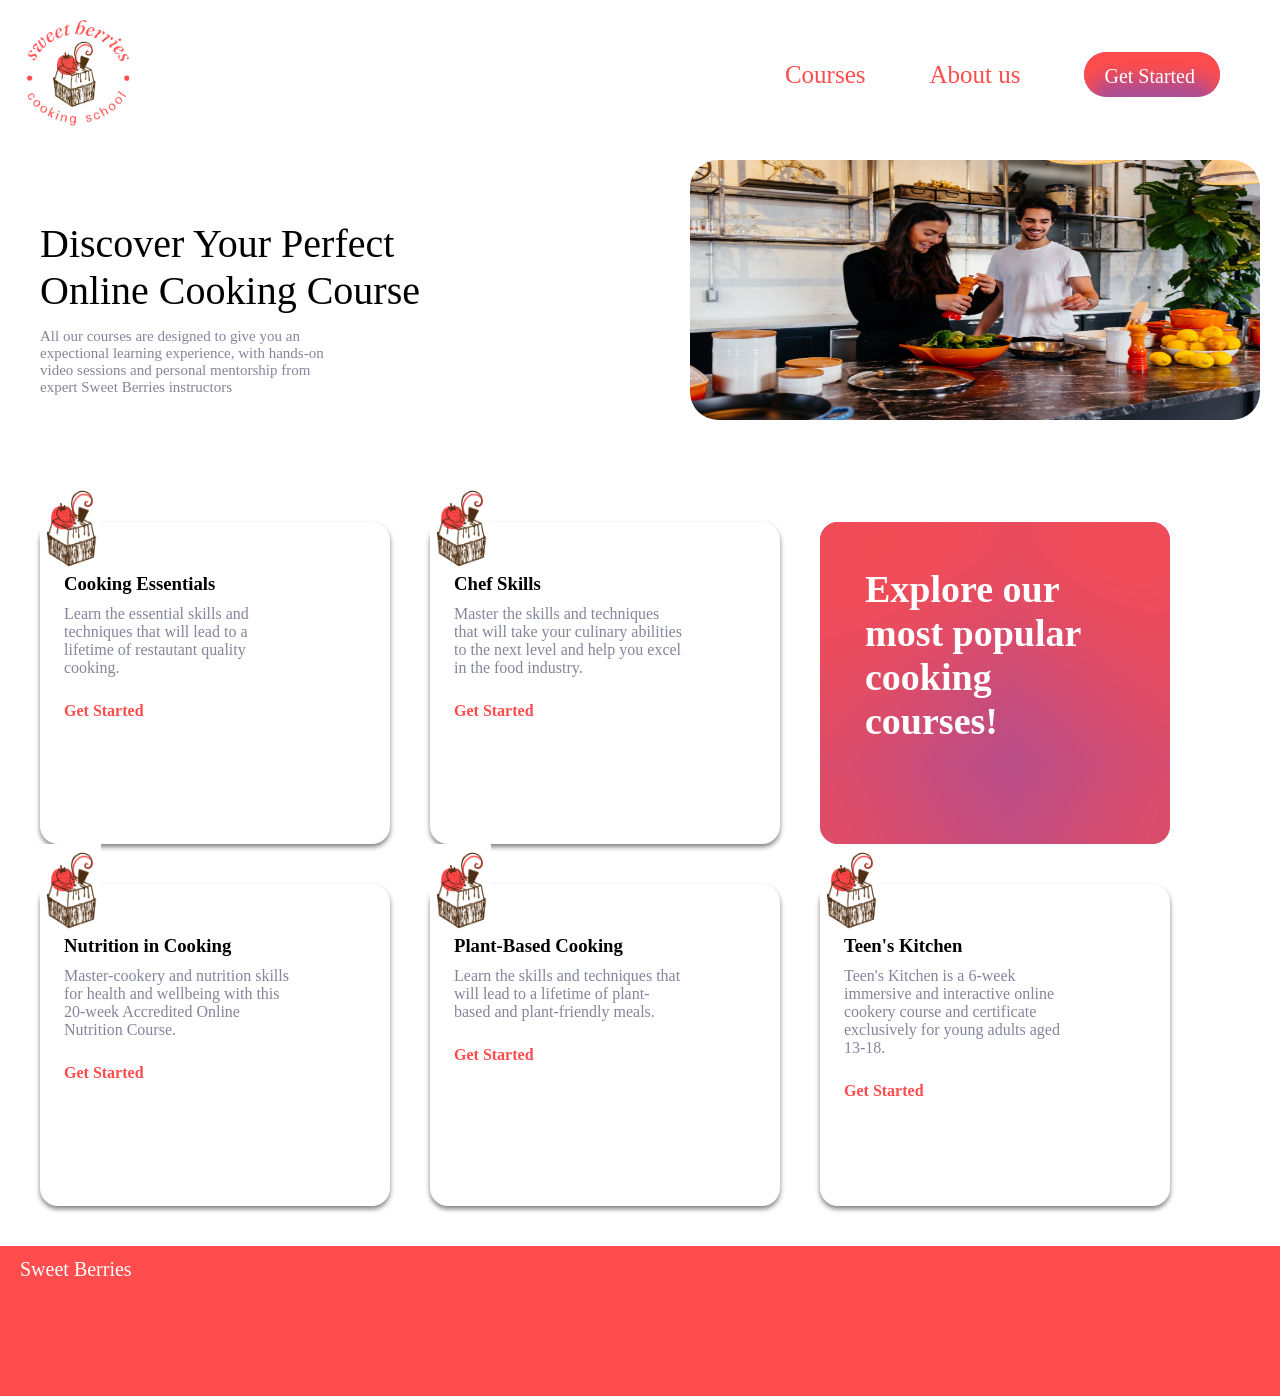
<file: index.html>
<!DOCTYPE html>
<html>

    <head>
        <meta charset="utf-8">
        <meta name="viewport" content="width=device-width">
        <title>replit</title>
        <link href="style.css" rel="stylesheet" type="text/css" />
    </head>
    
<!-- my code -->

<body>
    <div class="grid-container">

        
        <div class="header">
            <img src="Images/logo.png">
            <!-- <p class="burger">&#9776;</p> -->
            <label class="burger" for="menuchk">&#9776;</label>
            <input type="checkbox" id="menuchk">
            <nav>
                <a href="#">Courses</a>
                <a href="#">About us</a>
                <a href="#" class="pinkbtn">Get Started</a>
            </nav>
        </div>

        
        <div class="slogan">
            <div class="slogan-text">
                <p class="cooking-course">Discover Your Perfect<br>Online Cooking Course</p>
                <p>All our courses are designed to give you an<br>expectional learning experience, with hands-on<br>video sessions and personal mentorship from<br>expert Sweet Berries instructors</p>
            </div>
            <img src="Images/banner.jpeg">
        </div>


        
        <div class="main">
            <div class='cooking-skill'>
                <img src="Images/cake.png">
                <h3>Cooking Essentials</h3>
                <p>Learn the essential skills and<br>techniques that will lead to a<br>lifetime of restautant quality<br>cooking.</p>
                <a href="#">Get Started</a>
            </div>
                
            <div class='cooking-skill'>
                <img src="Images/cake.png">
                <h3>Chef Skills</h3>
                <p>Master the skills and techniques<br>that will take your culinary abilities<br>to the next level and help you excel<br>in the food industry.</p>
                <a href="#">Get Started</a>
            </div>
                
            <div class='section1 cooking-skill' id="color">
                <p id="size">Explore our<br>most popular<br>cooking<br>courses!</p>
            </div>
                
            <div class='cooking-skill'>
                <img src="Images/cake.png">
                <h3>Nutrition in Cooking</h3>
                <p>Master-cookery and nutrition skills<br>for health and wellbeing with this<br>20-week Accredited Online<br>Nutrition Course.</p>
                <a href="#">Get Started</a>
            </div>
                
            <div class='cooking-skill'>
                <img src="Images/cake.png">
                <h3>Plant-Based Cooking</h3>
                <p>Learn the skills and techniques that<br>will lead to a lifetime of plant-<br>based and plant-friendly meals.</p>
                <a href="#">Get Started</a>
            </div>
                
            <div class='cooking-skill'>
                <img src="Images/cake.png">
                <h3>Teen's Kitchen</h3>
                <p>Teen's Kitchen is a 6-week<br>immersive and interactive online<br>cookery course and certificate<br>exclusively for young adults aged<br>13-18.</p>
                <a href="#">Get Started</a>
            </div>   
        </div>



        <div class="footer">
            Sweet Berries
        </div>
    
    </div>   
</body>
</html>
</file>
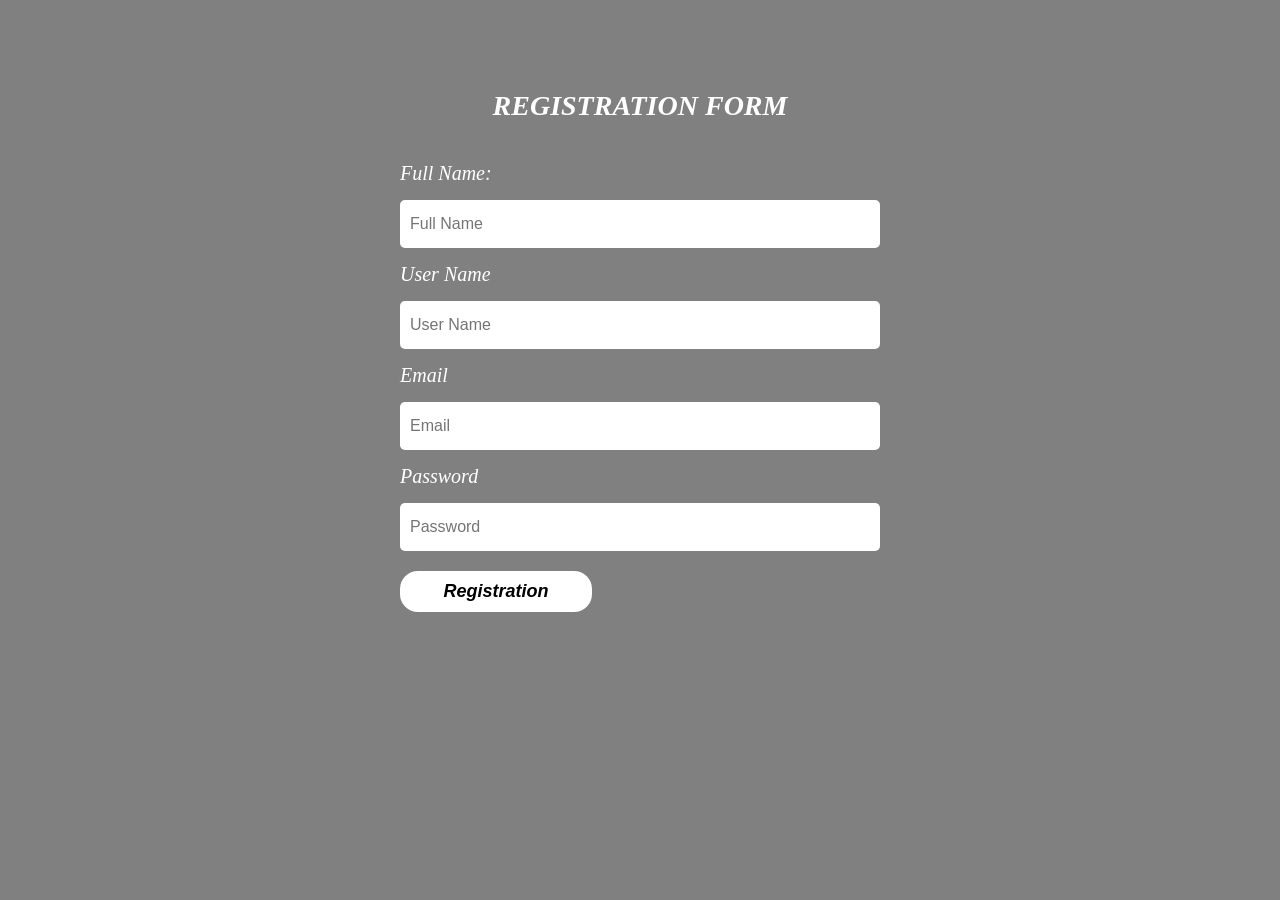
<file: registration.html>
<!DOCTYPE html>
<html>
  <head>
     <title>Registration Form</title>
     <link href="registrationstyle.css" rel="stylesheet" type="text/css" />
  </head>

 <body>
     <div class="registration-form">
        <h1>REGISTRATION FORM</h1>
        <form action ="#" method ="post">
           <p>Full Name:</p>
           <input type="text" name="fullname" placeholder="Full Name">
           <p>User Name</p>
           <input type="text" name="username" placeholder="User Name">
           <p>Email</p>
           <input type="email" name="email" placeholder="Email">
           <p>Password</p>
           <input type="password" name="password" placeholder="Password">
           <button>Registration</button>
        </form>
     </div>
 </body>
</html>
</file>
<file: style.css>
/* my code */

* {
    margin: 0;
    padding: 0;
    box-sizing: border-box;
} 

.grid-container {
    display: grid;
    grid-template-rows: 160px 1fr 1fr 1fr 150px;
    grid-template-columns: repeat(3, 1fr);
}


/*mobile*/
@media(max-width: 400px) {
    .section1 {
        order: -2;
    }
    nav {
        display: none;
    }

    .burger {
        display: block;
    }
    #menuchk:checked + nav {
        
        display: flex;
        flex-direction: column;
        width: 100%;
        align-items: flex-end;
        
        position: absolute;
        top: 150px;
        left: 0;
    }
}


/*tablet*/
@media(min-width: 401px) and (max-width: 960px) {

    .cooking-skill {
        width: 50%;
    }
}


/*desktop*/
@media(min-width: 961px) {

    .page {
        width: 960px;
        margin: 0 auto;
    }
}


/* #1 */

.header {
    grid-column: span 3;
    display: flex;
    align-items: center;
    justify-content: space-between;
    height: 150px;
}

#menuchk {
    display: none;
}

.burger {
    display: none;
}

.header img {
    width: 150px;
}

.header a {
    color: #FF4C4C;
    text-decoration: none;
    margin-top: 0;
    margin-right: 0;
    margin-right: 60px;
    font-size: 25px;
}

nav .pinkbtn {
    background-color:  #A94E97;
    box-shadow: 1px 22px 20px 5px  #FF4C4C inset;
    color: white;
    border-radius: 40px;
    padding: 13px 25px 10px 20px;
    font-size: 20px;
}

/* #2 */

.slogan {
    grid-column: span 3;
    display: flex;
    flex-wrap: wrap;
    justify-content: space-between;
/*     justify-items: center; */
}

.slogan img {
    width: 570px;
    height: 260px;
    margin-right: 20px;
    border-radius: 28px;
}

.slogan-text{
    background-color: white;
}

.slogan .cooking-course {
    margin-top: 60px;
    margin-left: 40px;
    margin-bottom: 14px;
    font-size: 40px;
    color: black;  
}

.slogan p {
    margin-left: 40px;
    font-size: 15px;
    color: #83869A;
}

/* #3 */

.main {
    grid-column: span 3;
    grid-row: span 2;
    display: flex;
    flex-wrap: wrap;
}

.main img {
    margin-top: -40px;
}

.main h3 {
    margin-left: 24px;
}

.main p {
    color: #83869A; 
    margin-left: 24px;
    margin-top: 10px;
    margin-bottom: 25px;
}

.main a {
    color:  #FF4C4C;
    text-decoration: none;
    margin-left: 24px;
    font-weight: bold;
}

 #color {
    background-color: #A94E97; 
    box-shadow: 10px 80px 200px 45px #FF4C4C inset;
}

#size {
    color: white;
    font-size: 38px;
    font-weight: bold;
    margin: 45px 15px 20px 45px;
}

.cooking-skill{
    width: 350px;
    height: 322px;
    background-color: white;
    margin-left: 40px;
    margin-bottom: 40px;
    border-radius: 18px;
    box-shadow: 0px 3px 5px grey;
}

/* #4 */

.footer {
    background-color: #FF4C4C;
    grid-column: span 3;
    color: white;
    padding: 12px 0px 20px 20px;
    font-size: 20px;
}
</file>
<file: registrationstyle.css>
* {
    padding: 0;
    margin: 0;
    box-sizing: border-box;
}

body {
    background-color: gray;
}

h1 {
    color: white;
 }

 .registration-form {
    padding: 50px 400px; 
 }

 .registration-form h1 {
    font-size: 28px;
    text-align: center;
    margin: 40px 0;
    font-style: italic;
 }

 .registration-form p {
    font-size: 20px;
    margin: 15px 0;
    color: white;
    font-style: italic;
 }

 .registration-form input {
    font-size: 16px;
    padding: 15px 10px;
    width: 100%;
    border: 0;
    border-radius: 5px;
 }

 .registration-form button {
    font-size: 18px;
    font-weight: bold;
    margin: 20px 0;
    color: black;
    padding: 10px 15px;
    width: 40%;
    border: 0;
    border-radius: 5px;
    background-color: white;
    border-radius: 18px;
    font-style: italic;
  }
</file>
